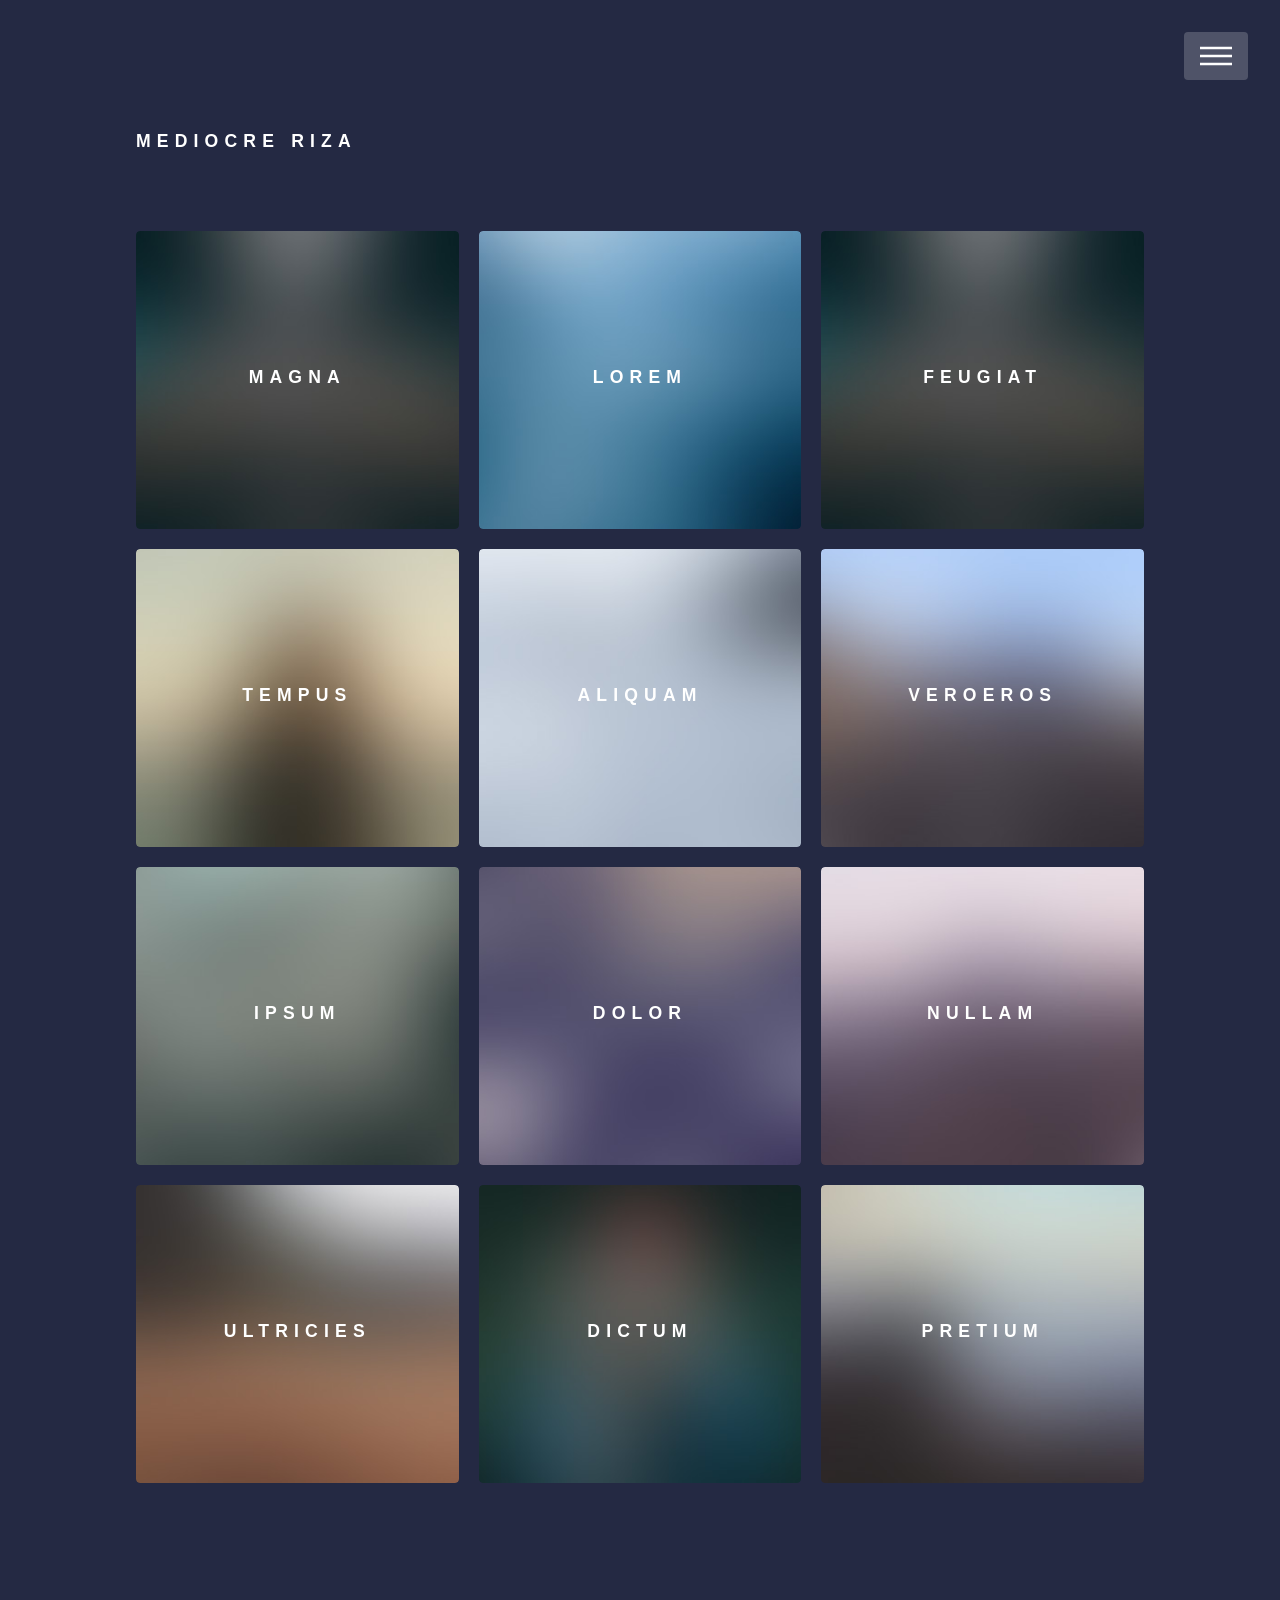
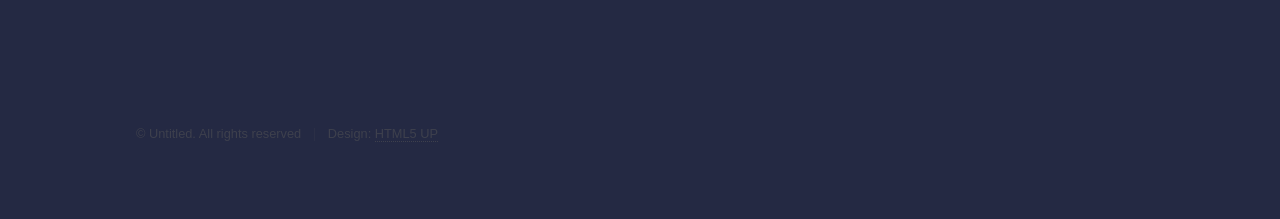
<file: index.html>
<!DOCTYPE HTML>
<!--
	Phantom by HTML5 UP
	html5up.net | @ajlkn
	Free for personal and commercial use under the CCA 3.0 license (html5up.net/license)
-->
<html>
	<head>
		<title>Mediocre Riza</title>
		<meta charset="utf-8" />
		<meta name="viewport" content="width=device-width, initial-scale=1, user-scalable=no" />
		<link rel="stylesheet" href="assets/css/main.css" />
		<noscript><link rel="stylesheet" href="assets/css/noscript.css" /></noscript>
	</head>
	<body class="is-preload">
		<!-- Wrapper -->
			<div id="wrapper">

				<!-- Header -->
					<header id="header">
						<div class="inner">

							<!-- Logo -->
								<a href="index.html" class="logo">
									<!--<span class="symbol"><img src="images/logo.svg" alt="" /></span>-->
									<h2>Mediocre Riza</h2>
								</a>

							<!-- Nav -->
								<nav>
									<ul>
										<li><a href="#menu">Menu</a></li>
									</ul>
								</nav>

						</div>
					</header>

				<!-- Menu -->
					<nav id="menu">
						<h2>Menu</h2>
						<ul>
							<li><a href="index.html">Home</a></li>
							<li><a href="generic.html">Cosplay Photos</a></li>
							<li><a href="generic.html">Tutorials</a></li>
							<li><a href="generic.html">Crafting</a></li>
							<li><a href="elements.html">Elements</a></li>
						</ul>
					</nav>

				<!-- Main -->
					<div id="main">
						<div class="inner">
							<!--<header>
								<h1></h1>
								
							</header>-->
							<section class="tiles">
								
								
								<article class="style1">
									<span class="image">
										<img src="images/pic03.jpg" alt="" />
									</span>
									<a href="generic.html">
										<h2>Magna</h2>
										<div class="content">
											<p>Sed nisl arcu euismod sit amet nisi lorem etiam dolor veroeros et feugiat.</p>
										</div>
									</a>
								</article>
								
								
								
								<article class="style2">
									<span class="image">
										<img src="images/pic02.jpg" alt="" />
									</span>
									<a href="generic.html">
										<h2>Lorem</h2>
										<div class="content">
											<p>Sed nisl arcu euismod sit amet nisi lorem etiam dolor veroeros et feugiat.</p>
										</div>
									</a>
								</article>
								<article class="style3">
									<span class="image">
										<img src="images/pic03.jpg" alt="" />
									</span>
									<a href="generic.html">
										<h2>Feugiat</h2>
										<div class="content">
											<p>Sed nisl arcu euismod sit amet nisi lorem etiam dolor veroeros et feugiat.</p>
										</div>
									</a>
								</article>
								<article class="style4">
									<span class="image">
										<img src="images/pic04.jpg" alt="" />
									</span>
									<a href="generic.html">
										<h2>Tempus</h2>
										<div class="content">
											<p>Sed nisl arcu euismod sit amet nisi lorem etiam dolor veroeros et feugiat.</p>
										</div>
									</a>
								</article>
								<article class="style5">
									<span class="image">
										<img src="images/pic05.jpg" alt="" />
									</span>
									<a href="generic.html">
										<h2>Aliquam</h2>
										<div class="content">
											<p>Sed nisl arcu euismod sit amet nisi lorem etiam dolor veroeros et feugiat.</p>
										</div>
									</a>
								</article>
								<article class="style6">
									<span class="image">
										<img src="images/pic06.jpg" alt="" />
									</span>
									<a href="generic.html">
										<h2>Veroeros</h2>
										<div class="content">
											<p>Sed nisl arcu euismod sit amet nisi lorem etiam dolor veroeros et feugiat.</p>
										</div>
									</a>
								</article>
								<article class="style2">
									<span class="image">
										<img src="images/pic07.jpg" alt="" />
									</span>
									<a href="generic.html">
										<h2>Ipsum</h2>
										<div class="content">
											<p>Sed nisl arcu euismod sit amet nisi lorem etiam dolor veroeros et feugiat.</p>
										</div>
									</a>
								</article>
								<article class="style3">
									<span class="image">
										<img src="images/pic08.jpg" alt="" />
									</span>
									<a href="generic.html">
										<h2>Dolor</h2>
										<div class="content">
											<p>Sed nisl arcu euismod sit amet nisi lorem etiam dolor veroeros et feugiat.</p>
										</div>
									</a>
								</article>
								<article class="style1">
									<span class="image">
										<img src="images/pic09.jpg" alt="" />
									</span>
									<a href="generic.html">
										<h2>Nullam</h2>
										<div class="content">
											<p>Sed nisl arcu euismod sit amet nisi lorem etiam dolor veroeros et feugiat.</p>
										</div>
									</a>
								</article>
								<article class="style5">
									<span class="image">
										<img src="images/pic10.jpg" alt="" />
									</span>
									<a href="generic.html">
										<h2>Ultricies</h2>
										<div class="content">
											<p>Sed nisl arcu euismod sit amet nisi lorem etiam dolor veroeros et feugiat.</p>
										</div>
									</a>
								</article>
								<article class="style6">
									<span class="image">
										<img src="images/pic11.jpg" alt="" />
									</span>
									<a href="generic.html">
										<h2>Dictum</h2>
										<div class="content">
											<p>Sed nisl arcu euismod sit amet nisi lorem etiam dolor veroeros et feugiat.</p>
										</div>
									</a>
								</article>
								<article class="style4">
									<span class="image">
										<img src="images/pic12.jpg" alt="" />
									</span>
									<a href="generic.html">
										<h2>Pretium</h2>
										<div class="content">
											<p>Sed nisl arcu euismod sit amet nisi lorem etiam dolor veroeros et feugiat.</p>
										</div>
									</a>
								</article>
							</section>
						</div>
					</div>

				<!-- Footer -->
					<footer id="footer">
						<div class="inner">
							
							<!--
							<section>
								<h2>Get in touch</h2>
								<form method="post" action="#">
									<div class="fields">
										<div class="field half">
											<input type="text" name="name" id="name" placeholder="Name" />
										</div>
										<div class="field half">
											<input type="email" name="email" id="email" placeholder="Email" />
										</div>
										<div class="field">
											<textarea name="message" id="message" placeholder="Message"></textarea>
										</div>
									</div>
									<ul class="actions">
										<li><input type="submit" value="Send" class="primary" /></li>
									</ul>
								</form>
							</section>
						
							<section>
								<h2>Follow</h2>
								<ul class="icons">
									<li><a href="#" class="icon brands style2 fa-twitter"><span class="label">Twitter</span></a></li>
									<li><a href="#" class="icon brands style2 fa-facebook-f"><span class="label">Facebook</span></a></li>
									<li><a href="#" class="icon brands style2 fa-instagram"><span class="label">Instagram</span></a></li>
									<li><a href="#" class="icon brands style2 fa-dribbble"><span class="label">Dribbble</span></a></li>
									<li><a href="#" class="icon brands style2 fa-github"><span class="label">GitHub</span></a></li>
									<li><a href="#" class="icon brands style2 fa-500px"><span class="label">500px</span></a></li>
									<li><a href="#" class="icon solid style2 fa-phone"><span class="label">Phone</span></a></li>
									<li><a href="#" class="icon solid style2 fa-envelope"><span class="label">Email</span></a></li>
								</ul>
							</section>

							-->
							<ul class="copyright">
								<li>&copy; Untitled. All rights reserved</li><li>Design: <a href="http://html5up.net">HTML5 UP</a></li>
							</ul>
						</div>
					</footer>

			</div>

		<!-- Scripts -->
			<script src="assets/js/jquery.min.js"></script>
			<script src="assets/js/browser.min.js"></script>
			<script src="assets/js/breakpoints.min.js"></script>
			<script src="assets/js/util.js"></script>
			<script src="assets/js/main.js"></script>

	</body>
</html>
</file>
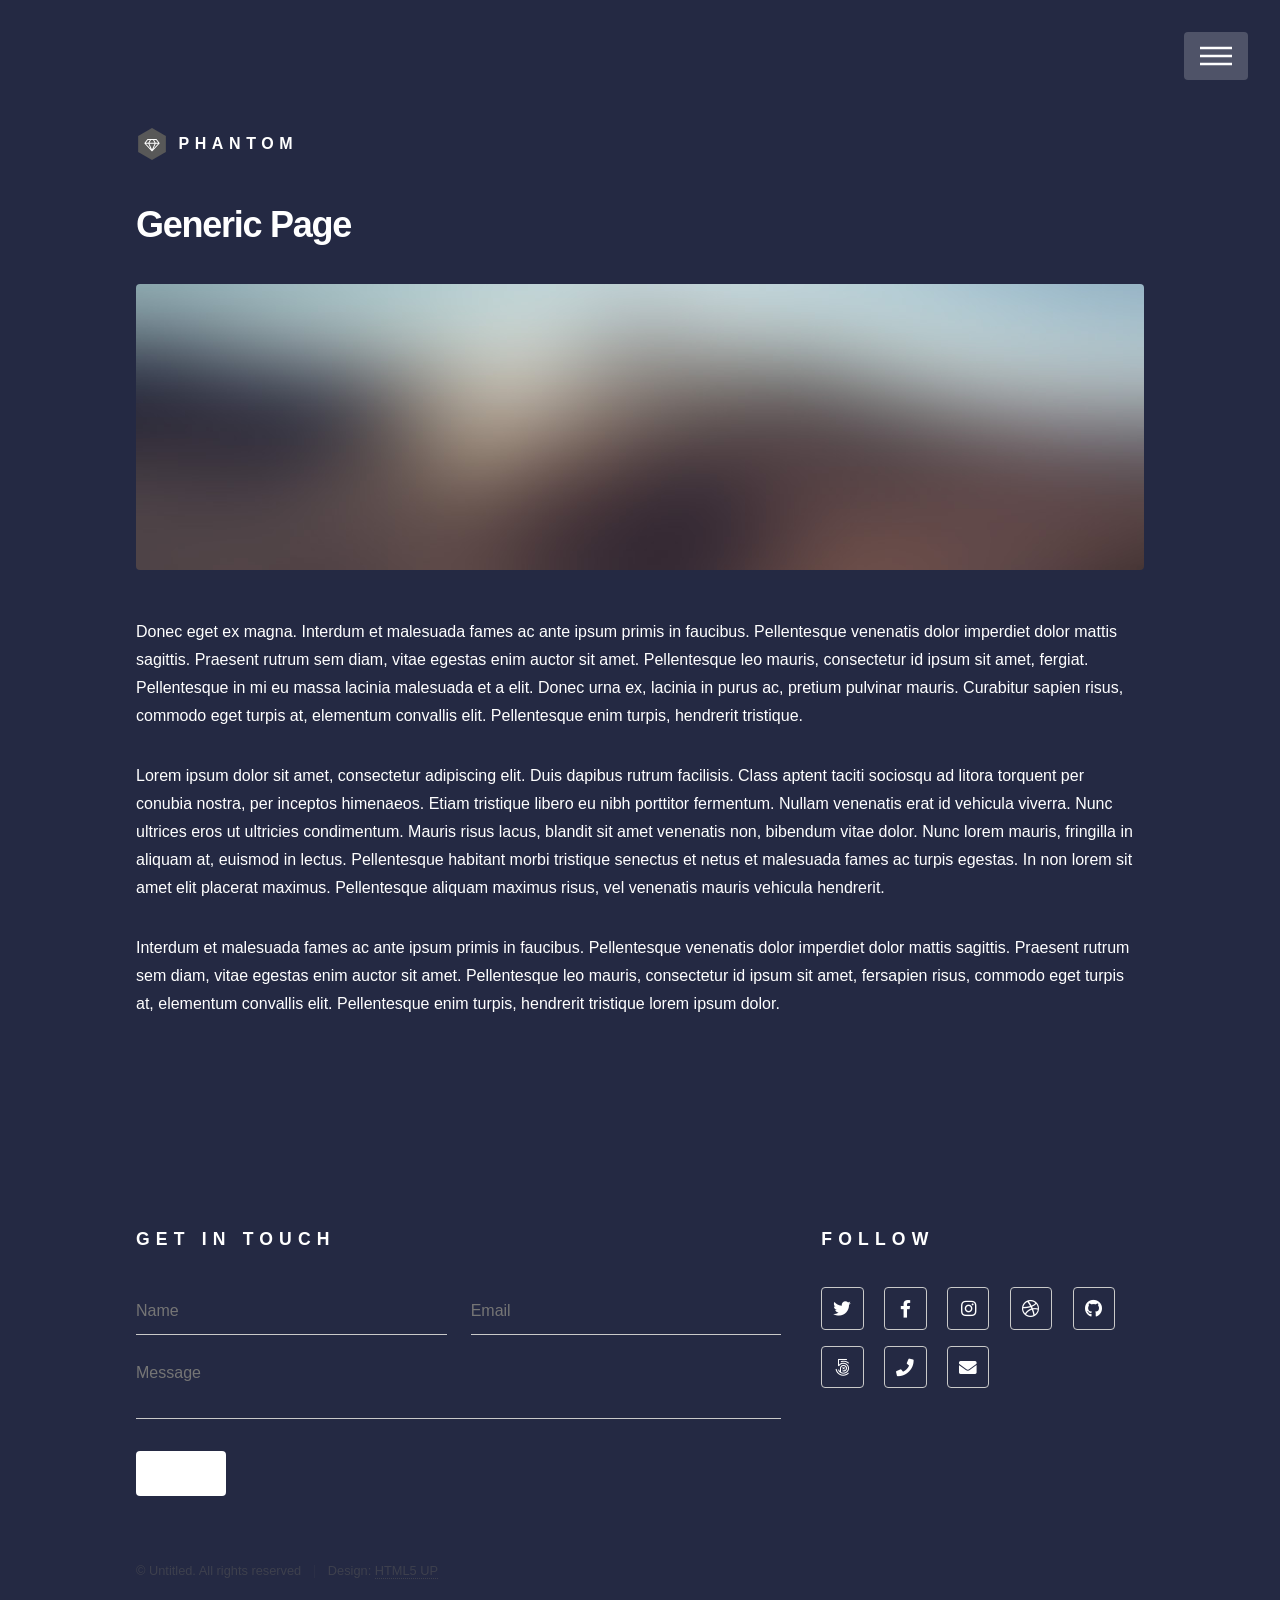
<file: generic.html>
<!DOCTYPE HTML>
<!--
	Phantom by HTML5 UP
	html5up.net | @ajlkn
	Free for personal and commercial use under the CCA 3.0 license (html5up.net/license)
-->
<html>
	<head>
		<title>Generic - Phantom by HTML5 UP</title>
		<meta charset="utf-8" />
		<meta name="viewport" content="width=device-width, initial-scale=1, user-scalable=no" />
		<link rel="stylesheet" href="assets/css/main.css" />
		<noscript><link rel="stylesheet" href="assets/css/noscript.css" /></noscript>
	</head>
	<body class="is-preload">
		<!-- Wrapper -->
			<div id="wrapper">

				<!-- Header -->
					<header id="header">
						<div class="inner">

							<!-- Logo -->
								<a href="index.html" class="logo">
									<span class="symbol"><img src="images/logo.svg" alt="" /></span><span class="title">Phantom</span>
								</a>

							<!-- Nav -->
								<nav>
									<ul>
										<li><a href="#menu">Menu</a></li>
									</ul>
								</nav>

						</div>
					</header>

				<!-- Menu -->
					<nav id="menu">
						<h2>Menu</h2>
						<ul>
							<li><a href="index.html">Home</a></li>
							<li><a href="generic.html">Ipsum veroeros</a></li>
							<li><a href="generic.html">Tempus etiam</a></li>
							<li><a href="generic.html">Consequat dolor</a></li>
							<li><a href="elements.html">Elements</a></li>
						</ul>
					</nav>

				<!-- Main -->
					<div id="main">
						<div class="inner">
							<h1>Generic Page</h1>
							<span class="image main"><img src="images/pic13.jpg" alt="" /></span>
							<p>Donec eget ex magna. Interdum et malesuada fames ac ante ipsum primis in faucibus. Pellentesque venenatis dolor imperdiet dolor mattis sagittis. Praesent rutrum sem diam, vitae egestas enim auctor sit amet. Pellentesque leo mauris, consectetur id ipsum sit amet, fergiat. Pellentesque in mi eu massa lacinia malesuada et a elit. Donec urna ex, lacinia in purus ac, pretium pulvinar mauris. Curabitur sapien risus, commodo eget turpis at, elementum convallis elit. Pellentesque enim turpis, hendrerit tristique.</p>
							<p>Lorem ipsum dolor sit amet, consectetur adipiscing elit. Duis dapibus rutrum facilisis. Class aptent taciti sociosqu ad litora torquent per conubia nostra, per inceptos himenaeos. Etiam tristique libero eu nibh porttitor fermentum. Nullam venenatis erat id vehicula viverra. Nunc ultrices eros ut ultricies condimentum. Mauris risus lacus, blandit sit amet venenatis non, bibendum vitae dolor. Nunc lorem mauris, fringilla in aliquam at, euismod in lectus. Pellentesque habitant morbi tristique senectus et netus et malesuada fames ac turpis egestas. In non lorem sit amet elit placerat maximus. Pellentesque aliquam maximus risus, vel venenatis mauris vehicula hendrerit.</p>
							<p>Interdum et malesuada fames ac ante ipsum primis in faucibus. Pellentesque venenatis dolor imperdiet dolor mattis sagittis. Praesent rutrum sem diam, vitae egestas enim auctor sit amet. Pellentesque leo mauris, consectetur id ipsum sit amet, fersapien risus, commodo eget turpis at, elementum convallis elit. Pellentesque enim turpis, hendrerit tristique lorem ipsum dolor.</p>
						</div>
					</div>

				<!-- Footer -->
					<footer id="footer">
						<div class="inner">
							<section>
								<h2>Get in touch</h2>
								<form method="post" action="#">
									<div class="fields">
										<div class="field half">
											<input type="text" name="name" id="name" placeholder="Name" />
										</div>
										<div class="field half">
											<input type="email" name="email" id="email" placeholder="Email" />
										</div>
										<div class="field">
											<textarea name="message" id="message" placeholder="Message"></textarea>
										</div>
									</div>
									<ul class="actions">
										<li><input type="submit" value="Send" class="primary" /></li>
									</ul>
								</form>
							</section>
							<section>
								<h2>Follow</h2>
								<ul class="icons">
									<li><a href="#" class="icon brands style2 fa-twitter"><span class="label">Twitter</span></a></li>
									<li><a href="#" class="icon brands style2 fa-facebook-f"><span class="label">Facebook</span></a></li>
									<li><a href="#" class="icon brands style2 fa-instagram"><span class="label">Instagram</span></a></li>
									<li><a href="#" class="icon brands style2 fa-dribbble"><span class="label">Dribbble</span></a></li>
									<li><a href="#" class="icon brands style2 fa-github"><span class="label">GitHub</span></a></li>
									<li><a href="#" class="icon brands style2 fa-500px"><span class="label">500px</span></a></li>
									<li><a href="#" class="icon solid style2 fa-phone"><span class="label">Phone</span></a></li>
									<li><a href="#" class="icon solid style2 fa-envelope"><span class="label">Email</span></a></li>
								</ul>
							</section>
							<ul class="copyright">
								<li>&copy; Untitled. All rights reserved</li><li>Design: <a href="http://html5up.net">HTML5 UP</a></li>
							</ul>
						</div>
					</footer>

			</div>

		<!-- Scripts -->
			<script src="assets/js/jquery.min.js"></script>
			<script src="assets/js/browser.min.js"></script>
			<script src="assets/js/breakpoints.min.js"></script>
			<script src="assets/js/util.js"></script>
			<script src="assets/js/main.js"></script>

	</body>
</html>
</file>
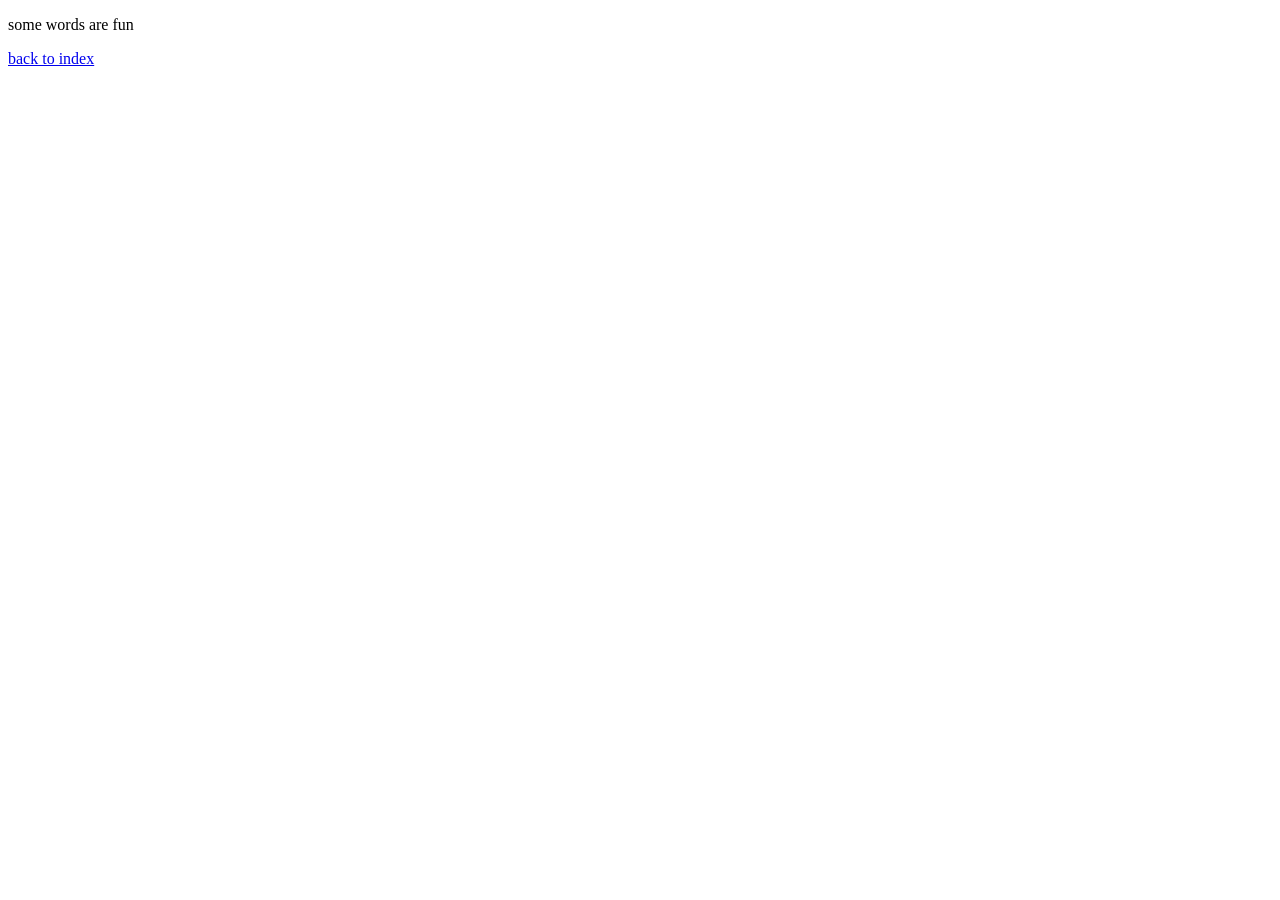
<file: new.html>
<!DOCTYPE html>
<html lang="en">
<head>
    <meta charset="UTF-8">
    <meta name="viewport" content="width=device-width, initial-scale=1.0">
    <title>Link</title>
</head>
<body>
    <p>some words are fun</p>
    <a href="index.html">back to index</a>
</body>
</html>
</file>
<file: assets/css/noscript.css>
/*
	Phantom by HTML5 UP
	html5up.net | @ajlkn
	Free for personal and commercial use under the CCA 3.0 license (html5up.net/license)
*/

/* Tiles */

	body.is-preload .tiles article {
		-moz-transform: none;
		-webkit-transform: none;
		-ms-transform: none;
		transform: none;
		opacity: 1;
	}
</file>
<file: assets/css/main.css>
@import url(fontawesome-all.min.css);
@import url("https://fonts.googleapis.com/css?family=Source+Sans+Pro:300,700,900");

/*
	Phantom by HTML5 UP
	html5up.net | @ajlkn
	Free for personal and commercial use under the CCA 3.0 license (html5up.net/license)
*/

html, body, div, span, applet, object,
iframe, h1, h2, h3, h4, h5, h6, p, blockquote,
pre, a, abbr, acronym, address, big, cite,
code, del, dfn, em, img, ins, kbd, q, s, samp,
small, strike, strong, sub, sup, tt, var, b,
u, i, center, dl, dt, dd, ol, ul, li, fieldset,
form, label, legend, table, caption, tbody,
tfoot, thead, tr, th, td, article, aside,
canvas, details, embed, figure, figcaption,
footer, header, hgroup, menu, nav, output, ruby,
section, summary, time, mark, audio, video {
	margin: 0;
	padding: 0;
	border: 0;
	font-size: 100%;
	font: inherit;
	vertical-align: baseline;}

article, aside, details, figcaption, figure,
footer, header, hgroup, menu, nav, section {
	display: block;}

body {
	line-height: 1;
}

ol, ul {
	list-style: none;
}

blockquote, q {
	quotes: none;
}

	blockquote:before, blockquote:after, q:before, q:after {
		content: '';
		content: none;
	}

table {
	border-collapse: collapse;
	border-spacing: 0;
}

body {
	-webkit-text-size-adjust: none;
}

mark {
	background-color: transparent;
	color: inherit;
}

input::-moz-focus-inner {
	border: 0;
	padding: 0;
}

input, select, textarea {
	-moz-appearance: none;
	-webkit-appearance: none;
	-ms-appearance: none;
	appearance: none;
}

/* Basic */

	@-ms-viewport {
		width: device-width;
	}

	body {
		-ms-overflow-style: scrollbar;
	}

	@media screen and (max-width: 480px) {

		html, body {
			min-width: 320px;
		}

	}

	html {
		box-sizing: border-box;
	}

	*, *:before, *:after {
		box-sizing: inherit;
	}

	body {
		background: #242943;
	}

		body.is-preload *, body.is-preload *:before, body.is-preload *:after {
			-moz-animation: none !important;
			-webkit-animation: none !important;
			-ms-animation: none !important;
			animation: none !important;
			-moz-transition: none !important;
			-webkit-transition: none !important;
			-ms-transition: none !important;
			transition: none !important;
		}

/* Type */

	body, input, select, textarea {
		color: #ffffff;
		font-family:  Helvetica, sans-serif;
		font-size: 16pt;
		font-weight: 300;
		line-height: 1.75;
	}

		@media screen and (max-width: 1680px) {

			body, input, select, textarea {
				font-size: 14pt;
			}

		}

		@media screen and (max-width: 1280px) {

			body, input, select, textarea {
				font-size: 12pt;
			}

		}

	a {
		-moz-transition: border-bottom-color 0.2s ease, color 0.2s ease;
		-webkit-transition: border-bottom-color 0.2s ease, color 0.2s ease;
		-ms-transition: border-bottom-color 0.2s ease, color 0.2s ease;
		transition: border-bottom-color 0.2s ease, color 0.2s ease;
		text-decoration: none;
		color: #ffffff;
		border-bottom: dotted 1px rgba(88, 88, 88, 0.5);
	}

		a:hover {
			border-bottom-color: transparent;
			color: #7bd0c1 !important;
		}

	strong, b {
		font-weight: 900;
	}

	em, i {
		font-style: italic;
	}

	p {
		margin: 0 0 2em 0;
	}

	h1 {
		font-size: 2.25em;
		font-weight: 700;
		line-height: 1.3;
		margin: 0 0 1em 0;
		letter-spacing: -0.035em;
	}

		h1 a {
			color: inherit;
		}

		@media screen and (max-width: 736px) {

			h1 {
				font-size: 2em;
				margin: 0 0 1em 0;
			}

		}

		@media screen and (max-width: 360px) {

			h1 {
				font-size: 1.75em;
			}

		}

	h2, h3, h4, h5, h6 {
		font-weight: 900;
		line-height: 1.5;
		margin: 0 0 2em 0;
		text-transform: uppercase;
		letter-spacing: 0.35em;
	}

		h2 a, h3 a, h4 a, h5 a, h6 a {
			color: inherit;
		}

	h2 {
		font-size: 1.1em;
	}

	h3 {
		font-size: 1em;
	}

	h4 {
		font-size: 0.8em;
	}

	h5 {
		font-size: 0.8em;
	}

	h6 {
		font-size: 0.8em;
	}

	@media screen and (max-width: 980px) {

		h1 br, h2 br, h3 br, h4 br, h5 br, h6 br {
			display: none;
		}

	}

	@media screen and (max-width: 736px) {

		h2 {
			font-size: 1em;
		}

		h3 {
			font-size: 0.8em;
		}

	}

	sub {
		font-size: 0.8em;
		position: relative;
		top: 0.5em;
	}

	sup {
		font-size: 0.8em;
		position: relative;
		top: -0.5em;
	}

	blockquote {
		border-left: solid 4px #c9c9c9;
		font-style: italic;
		margin: 0 0 2em 0;
		padding: 0.5em 0 0.5em 2em;
	}

	code {
		background: rgba(144, 144, 144, 0.075);
		border-radius: 4px;
		border: solid 1px #c9c9c9;
		font-family: "Courier New", monospace;
		font-size: 0.9em;
		margin: 0 0.25em;
		padding: 0.25em 0.65em;
	}

	pre {
		-webkit-overflow-scrolling: touch;
		font-family: "Courier New", monospace;
		font-size: 0.9em;
		margin: 0 0 2em 0;
	}

		pre code {
			display: block;
			line-height: 1.75;
			padding: 1em 1.5em;
			overflow-x: auto;
		}

	hr {
		border: 0;
		border-bottom: solid 1px #c9c9c9;
		margin: 2em 0;
	}

		hr.major {
			margin: 3em 0;
		}

	.align-left {
		text-align: left;
	}

	.align-center {
		text-align: center;
	}

	.align-right {
		text-align: right;
	}

/* Row */

	.row {
		display: flex;
		flex-wrap: wrap;
		box-sizing: border-box;
		align-items: stretch;
	}

		.row > * {
			box-sizing: border-box;
		}

		.row.gtr-uniform > * > :last-child {
			margin-bottom: 0;
		}

		.row.aln-left {
			justify-content: flex-start;
		}

		.row.aln-center {
			justify-content: center;
		}

		.row.aln-right {
			justify-content: flex-end;
		}

		.row.aln-top {
			align-items: flex-start;
		}

		.row.aln-middle {
			align-items: center;
		}

		.row.aln-bottom {
			align-items: flex-end;
		}

		.row > .imp {
			order: -1;
		}

		.row > .col-1 {
			width: 8.33333%;
		}

		.row > .off-1 {
			margin-left: 8.33333%;
		}

		.row > .col-2 {
			width: 16.66667%;
		}

		.row > .off-2 {
			margin-left: 16.66667%;
		}

		.row > .col-3 {
			width: 25%;
		}

		.row > .off-3 {
			margin-left: 25%;
		}

		.row > .col-4 {
			width: 33.33333%;
		}

		.row > .off-4 {
			margin-left: 33.33333%;
		}

		.row > .col-5 {
			width: 41.66667%;
		}

		.row > .off-5 {
			margin-left: 41.66667%;
		}

		.row > .col-6 {
			width: 50%;
		}

		.row > .off-6 {
			margin-left: 50%;
		}

		.row > .col-7 {
			width: 58.33333%;
		}

		.row > .off-7 {
			margin-left: 58.33333%;
		}

		.row > .col-8 {
			width: 66.66667%;
		}

		.row > .off-8 {
			margin-left: 66.66667%;
		}

		.row > .col-9 {
			width: 75%;
		}

		.row > .off-9 {
			margin-left: 75%;
		}

		.row > .col-10 {
			width: 83.33333%;
		}

		.row > .off-10 {
			margin-left: 83.33333%;
		}

		.row > .col-11 {
			width: 91.66667%;
		}

		.row > .off-11 {
			margin-left: 91.66667%;
		}

		.row > .col-12 {
			width: 100%;
		}

		.row > .off-12 {
			margin-left: 100%;
		}

		.row.gtr-0 {
			margin-top: 0;
			margin-left: 0em;
		}

			.row.gtr-0 > * {
				padding: 0 0 0 0em;
			}

			.row.gtr-0.gtr-uniform {
				margin-top: 0em;
			}

				.row.gtr-0.gtr-uniform > * {
					padding-top: 0em;
				}

		.row.gtr-25 {
			margin-top: 0;
			margin-left: -0.5em;
		}

			.row.gtr-25 > * {
				padding: 0 0 0 0.5em;
			}

			.row.gtr-25.gtr-uniform {
				margin-top: -0.5em;
			}

				.row.gtr-25.gtr-uniform > * {
					padding-top: 0.5em;
				}

		.row.gtr-50 {
			margin-top: 0;
			margin-left: -1em;
		}

			.row.gtr-50 > * {
				padding: 0 0 0 1em;
			}

			.row.gtr-50.gtr-uniform {
				margin-top: -1em;
			}

				.row.gtr-50.gtr-uniform > * {
					padding-top: 1em;
				}

		.row {
			margin-top: 0;
			margin-left: -2em;
		}

			.row > * {
				padding: 0 0 0 2em;
			}

			.row.gtr-uniform {
				margin-top: -2em;
			}

				.row.gtr-uniform > * {
					padding-top: 2em;
				}

		.row.gtr-150 {
			margin-top: 0;
			margin-left: -3em;
		}

			.row.gtr-150 > * {
				padding: 0 0 0 3em;
			}

			.row.gtr-150.gtr-uniform {
				margin-top: -3em;
			}

				.row.gtr-150.gtr-uniform > * {
					padding-top: 3em;
				}

		.row.gtr-200 {
			margin-top: 0;
			margin-left: -4em;
		}

			.row.gtr-200 > * {
				padding: 0 0 0 4em;
			}

			.row.gtr-200.gtr-uniform {
				margin-top: -4em;
			}

				.row.gtr-200.gtr-uniform > * {
					padding-top: 4em;
				}

		@media screen and (max-width: 1680px) {

			.row {
				display: flex;
				flex-wrap: wrap;
				box-sizing: border-box;
				align-items: stretch;
			}

				.row > * {
					box-sizing: border-box;
				}

				.row.gtr-uniform > * > :last-child {
					margin-bottom: 0;
				}

				.row.aln-left {
					justify-content: flex-start;
				}

				.row.aln-center {
					justify-content: center;
				}

				.row.aln-right {
					justify-content: flex-end;
				}

				.row.aln-top {
					align-items: flex-start;
				}

				.row.aln-middle {
					align-items: center;
				}

				.row.aln-bottom {
					align-items: flex-end;
				}

				.row > .imp-xlarge {
					order: -1;
				}

				.row > .col-1-xlarge {
					width: 8.33333%;
				}

				.row > .off-1-xlarge {
					margin-left: 8.33333%;
				}

				.row > .col-2-xlarge {
					width: 16.66667%;
				}

				.row > .off-2-xlarge {
					margin-left: 16.66667%;
				}

				.row > .col-3-xlarge {
					width: 25%;
				}

				.row > .off-3-xlarge {
					margin-left: 25%;
				}

				.row > .col-4-xlarge {
					width: 33.33333%;
				}

				.row > .off-4-xlarge {
					margin-left: 33.33333%;
				}

				.row > .col-5-xlarge {
					width: 41.66667%;
				}

				.row > .off-5-xlarge {
					margin-left: 41.66667%;
				}

				.row > .col-6-xlarge {
					width: 50%;
				}

				.row > .off-6-xlarge {
					margin-left: 50%;
				}

				.row > .col-7-xlarge {
					width: 58.33333%;
				}

				.row > .off-7-xlarge {
					margin-left: 58.33333%;
				}

				.row > .col-8-xlarge {
					width: 66.66667%;
				}

				.row > .off-8-xlarge {
					margin-left: 66.66667%;
				}

				.row > .col-9-xlarge {
					width: 75%;
				}

				.row > .off-9-xlarge {
					margin-left: 75%;
				}

				.row > .col-10-xlarge {
					width: 83.33333%;
				}

				.row > .off-10-xlarge {
					margin-left: 83.33333%;
				}

				.row > .col-11-xlarge {
					width: 91.66667%;
				}

				.row > .off-11-xlarge {
					margin-left: 91.66667%;
				}

				.row > .col-12-xlarge {
					width: 100%;
				}

				.row > .off-12-xlarge {
					margin-left: 100%;
				}

				.row.gtr-0 {
					margin-top: 0;
					margin-left: 0em;
				}

					.row.gtr-0 > * {
						padding: 0 0 0 0em;
					}

					.row.gtr-0.gtr-uniform {
						margin-top: 0em;
					}

						.row.gtr-0.gtr-uniform > * {
							padding-top: 0em;
						}

				.row.gtr-25 {
					margin-top: 0;
					margin-left: -0.5em;
				}

					.row.gtr-25 > * {
						padding: 0 0 0 0.5em;
					}

					.row.gtr-25.gtr-uniform {
						margin-top: -0.5em;
					}

						.row.gtr-25.gtr-uniform > * {
							padding-top: 0.5em;
						}

				.row.gtr-50 {
					margin-top: 0;
					margin-left: -1em;
				}

					.row.gtr-50 > * {
						padding: 0 0 0 1em;
					}

					.row.gtr-50.gtr-uniform {
						margin-top: -1em;
					}

						.row.gtr-50.gtr-uniform > * {
							padding-top: 1em;
						}

				.row {
					margin-top: 0;
					margin-left: -2em;
				}

					.row > * {
						padding: 0 0 0 2em;
					}

					.row.gtr-uniform {
						margin-top: -2em;
					}

						.row.gtr-uniform > * {
							padding-top: 2em;
						}

				.row.gtr-150 {
					margin-top: 0;
					margin-left: -3em;
				}

					.row.gtr-150 > * {
						padding: 0 0 0 3em;
					}

					.row.gtr-150.gtr-uniform {
						margin-top: -3em;
					}

						.row.gtr-150.gtr-uniform > * {
							padding-top: 3em;
						}

				.row.gtr-200 {
					margin-top: 0;
					margin-left: -4em;
				}

					.row.gtr-200 > * {
						padding: 0 0 0 4em;
					}

					.row.gtr-200.gtr-uniform {
						margin-top: -4em;
					}

						.row.gtr-200.gtr-uniform > * {
							padding-top: 4em;
						}

		}

		@media screen and (max-width: 1280px) {

			.row {
				display: flex;
				flex-wrap: wrap;
				box-sizing: border-box;
				align-items: stretch;
			}

				.row > * {
					box-sizing: border-box;
				}

				.row.gtr-uniform > * > :last-child {
					margin-bottom: 0;
				}

				.row.aln-left {
					justify-content: flex-start;
				}

				.row.aln-center {
					justify-content: center;
				}

				.row.aln-right {
					justify-content: flex-end;
				}

				.row.aln-top {
					align-items: flex-start;
				}

				.row.aln-middle {
					align-items: center;
				}

				.row.aln-bottom {
					align-items: flex-end;
				}

				.row > .imp-large {
					order: -1;
				}

				.row > .col-1-large {
					width: 8.33333%;
				}

				.row > .off-1-large {
					margin-left: 8.33333%;
				}

				.row > .col-2-large {
					width: 16.66667%;
				}

				.row > .off-2-large {
					margin-left: 16.66667%;
				}

				.row > .col-3-large {
					width: 25%;
				}

				.row > .off-3-large {
					margin-left: 25%;
				}

				.row > .col-4-large {
					width: 33.33333%;
				}

				.row > .off-4-large {
					margin-left: 33.33333%;
				}

				.row > .col-5-large {
					width: 41.66667%;
				}

				.row > .off-5-large {
					margin-left: 41.66667%;
				}

				.row > .col-6-large {
					width: 50%;
				}

				.row > .off-6-large {
					margin-left: 50%;
				}

				.row > .col-7-large {
					width: 58.33333%;
				}

				.row > .off-7-large {
					margin-left: 58.33333%;
				}

				.row > .col-8-large {
					width: 66.66667%;
				}

				.row > .off-8-large {
					margin-left: 66.66667%;
				}

				.row > .col-9-large {
					width: 75%;
				}

				.row > .off-9-large {
					margin-left: 75%;
				}

				.row > .col-10-large {
					width: 83.33333%;
				}

				.row > .off-10-large {
					margin-left: 83.33333%;
				}

				.row > .col-11-large {
					width: 91.66667%;
				}

				.row > .off-11-large {
					margin-left: 91.66667%;
				}

				.row > .col-12-large {
					width: 100%;
				}

				.row > .off-12-large {
					margin-left: 100%;
				}

				.row.gtr-0 {
					margin-top: 0;
					margin-left: 0em;
				}

					.row.gtr-0 > * {
						padding: 0 0 0 0em;
					}

					.row.gtr-0.gtr-uniform {
						margin-top: 0em;
					}

						.row.gtr-0.gtr-uniform > * {
							padding-top: 0em;
						}

				.row.gtr-25 {
					margin-top: 0;
					margin-left: -0.5em;
				}

					.row.gtr-25 > * {
						padding: 0 0 0 0.5em;
					}

					.row.gtr-25.gtr-uniform {
						margin-top: -0.5em;
					}

						.row.gtr-25.gtr-uniform > * {
							padding-top: 0.5em;
						}

				.row.gtr-50 {
					margin-top: 0;
					margin-left: -1em;
				}

					.row.gtr-50 > * {
						padding: 0 0 0 1em;
					}

					.row.gtr-50.gtr-uniform {
						margin-top: -1em;
					}

						.row.gtr-50.gtr-uniform > * {
							padding-top: 1em;
						}

				.row {
					margin-top: 0;
					margin-left: -2em;
				}

					.row > * {
						padding: 0 0 0 2em;
					}

					.row.gtr-uniform {
						margin-top: -2em;
					}

						.row.gtr-uniform > * {
							padding-top: 2em;
						}

				.row.gtr-150 {
					margin-top: 0;
					margin-left: -3em;
				}

					.row.gtr-150 > * {
						padding: 0 0 0 3em;
					}

					.row.gtr-150.gtr-uniform {
						margin-top: -3em;
					}

						.row.gtr-150.gtr-uniform > * {
							padding-top: 3em;
						}

				.row.gtr-200 {
					margin-top: 0;
					margin-left: -4em;
				}

					.row.gtr-200 > * {
						padding: 0 0 0 4em;
					}

					.row.gtr-200.gtr-uniform {
						margin-top: -4em;
					}

						.row.gtr-200.gtr-uniform > * {
							padding-top: 4em;
						}

		}

		@media screen and (max-width: 980px) {

			.row {
				display: flex;
				flex-wrap: wrap;
				box-sizing: border-box;
				align-items: stretch;
			}

				.row > * {
					box-sizing: border-box;
				}

				.row.gtr-uniform > * > :last-child {
					margin-bottom: 0;
				}

				.row.aln-left {
					justify-content: flex-start;
				}

				.row.aln-center {
					justify-content: center;
				}

				.row.aln-right {
					justify-content: flex-end;
				}

				.row.aln-top {
					align-items: flex-start;
				}

				.row.aln-middle {
					align-items: center;
				}

				.row.aln-bottom {
					align-items: flex-end;
				}

				.row > .imp-medium {
					order: -1;
				}

				.row > .col-1-medium {
					width: 8.33333%;
				}

				.row > .off-1-medium {
					margin-left: 8.33333%;
				}

				.row > .col-2-medium {
					width: 16.66667%;
				}

				.row > .off-2-medium {
					margin-left: 16.66667%;
				}

				.row > .col-3-medium {
					width: 25%;
				}

				.row > .off-3-medium {
					margin-left: 25%;
				}

				.row > .col-4-medium {
					width: 33.33333%;
				}

				.row > .off-4-medium {
					margin-left: 33.33333%;
				}

				.row > .col-5-medium {
					width: 41.66667%;
				}

				.row > .off-5-medium {
					margin-left: 41.66667%;
				}

				.row > .col-6-medium {
					width: 50%;
				}

				.row > .off-6-medium {
					margin-left: 50%;
				}

				.row > .col-7-medium {
					width: 58.33333%;
				}

				.row > .off-7-medium {
					margin-left: 58.33333%;
				}

				.row > .col-8-medium {
					width: 66.66667%;
				}

				.row > .off-8-medium {
					margin-left: 66.66667%;
				}

				.row > .col-9-medium {
					width: 75%;
				}

				.row > .off-9-medium {
					margin-left: 75%;
				}

				.row > .col-10-medium {
					width: 83.33333%;
				}

				.row > .off-10-medium {
					margin-left: 83.33333%;
				}

				.row > .col-11-medium {
					width: 91.66667%;
				}

				.row > .off-11-medium {
					margin-left: 91.66667%;
				}

				.row > .col-12-medium {
					width: 100%;
				}

				.row > .off-12-medium {
					margin-left: 100%;
				}

				.row.gtr-0 {
					margin-top: 0;
					margin-left: 0em;
				}

					.row.gtr-0 > * {
						padding: 0 0 0 0em;
					}

					.row.gtr-0.gtr-uniform {
						margin-top: 0em;
					}

						.row.gtr-0.gtr-uniform > * {
							padding-top: 0em;
						}

				.row.gtr-25 {
					margin-top: 0;
					margin-left: -0.375em;
				}

					.row.gtr-25 > * {
						padding: 0 0 0 0.375em;
					}

					.row.gtr-25.gtr-uniform {
						margin-top: -0.375em;
					}

						.row.gtr-25.gtr-uniform > * {
							padding-top: 0.375em;
						}

				.row.gtr-50 {
					margin-top: 0;
					margin-left: -0.75em;
				}

					.row.gtr-50 > * {
						padding: 0 0 0 0.75em;
					}

					.row.gtr-50.gtr-uniform {
						margin-top: -0.75em;
					}

						.row.gtr-50.gtr-uniform > * {
							padding-top: 0.75em;
						}

				.row {
					margin-top: 0;
					margin-left: -1.5em;
				}

					.row > * {
						padding: 0 0 0 1.5em;
					}

					.row.gtr-uniform {
						margin-top: -1.5em;
					}

						.row.gtr-uniform > * {
							padding-top: 1.5em;
						}

				.row.gtr-150 {
					margin-top: 0;
					margin-left: -2.25em;
				}

					.row.gtr-150 > * {
						padding: 0 0 0 2.25em;
					}

					.row.gtr-150.gtr-uniform {
						margin-top: -2.25em;
					}

						.row.gtr-150.gtr-uniform > * {
							padding-top: 2.25em;
						}

				.row.gtr-200 {
					margin-top: 0;
					margin-left: -3em;
				}

					.row.gtr-200 > * {
						padding: 0 0 0 3em;
					}

					.row.gtr-200.gtr-uniform {
						margin-top: -3em;
					}

						.row.gtr-200.gtr-uniform > * {
							padding-top: 3em;
						}

		}

		@media screen and (max-width: 736px) {

			.row {
				display: flex;
				flex-wrap: wrap;
				box-sizing: border-box;
				align-items: stretch;
			}

				.row > * {
					box-sizing: border-box;
				}

				.row.gtr-uniform > * > :last-child {
					margin-bottom: 0;
				}

				.row.aln-left {
					justify-content: flex-start;
				}

				.row.aln-center {
					justify-content: center;
				}

				.row.aln-right {
					justify-content: flex-end;
				}

				.row.aln-top {
					align-items: flex-start;
				}

				.row.aln-middle {
					align-items: center;
				}

				.row.aln-bottom {
					align-items: flex-end;
				}

				.row > .imp-small {
					order: -1;
				}

				.row > .col-1-small {
					width: 8.33333%;
				}

				.row > .off-1-small {
					margin-left: 8.33333%;
				}

				.row > .col-2-small {
					width: 16.66667%;
				}

				.row > .off-2-small {
					margin-left: 16.66667%;
				}

				.row > .col-3-small {
					width: 25%;
				}

				.row > .off-3-small {
					margin-left: 25%;
				}

				.row > .col-4-small {
					width: 33.33333%;
				}

				.row > .off-4-small {
					margin-left: 33.33333%;
				}

				.row > .col-5-small {
					width: 41.66667%;
				}

				.row > .off-5-small {
					margin-left: 41.66667%;
				}

				.row > .col-6-small {
					width: 50%;
				}

				.row > .off-6-small {
					margin-left: 50%;
				}

				.row > .col-7-small {
					width: 58.33333%;
				}

				.row > .off-7-small {
					margin-left: 58.33333%;
				}

				.row > .col-8-small {
					width: 66.66667%;
				}

				.row > .off-8-small {
					margin-left: 66.66667%;
				}

				.row > .col-9-small {
					width: 75%;
				}

				.row > .off-9-small {
					margin-left: 75%;
				}

				.row > .col-10-small {
					width: 83.33333%;
				}

				.row > .off-10-small {
					margin-left: 83.33333%;
				}

				.row > .col-11-small {
					width: 91.66667%;
				}

				.row > .off-11-small {
					margin-left: 91.66667%;
				}

				.row > .col-12-small {
					width: 100%;
				}

				.row > .off-12-small {
					margin-left: 100%;
				}

				.row.gtr-0 {
					margin-top: 0;
					margin-left: 0em;
				}

					.row.gtr-0 > * {
						padding: 0 0 0 0em;
					}

					.row.gtr-0.gtr-uniform {
						margin-top: 0em;
					}

						.row.gtr-0.gtr-uniform > * {
							padding-top: 0em;
						}

				.row.gtr-25 {
					margin-top: 0;
					margin-left: -0.25em;
				}

					.row.gtr-25 > * {
						padding: 0 0 0 0.25em;
					}

					.row.gtr-25.gtr-uniform {
						margin-top: -0.25em;
					}

						.row.gtr-25.gtr-uniform > * {
							padding-top: 0.25em;
						}

				.row.gtr-50 {
					margin-top: 0;
					margin-left: -0.5em;
				}

					.row.gtr-50 > * {
						padding: 0 0 0 0.5em;
					}

					.row.gtr-50.gtr-uniform {
						margin-top: -0.5em;
					}

						.row.gtr-50.gtr-uniform > * {
							padding-top: 0.5em;
						}

				.row {
					margin-top: 0;
					margin-left: -1em;
				}

					.row > * {
						padding: 0 0 0 1em;
					}

					.row.gtr-uniform {
						margin-top: -1em;
					}

						.row.gtr-uniform > * {
							padding-top: 1em;
						}

				.row.gtr-150 {
					margin-top: 0;
					margin-left: -1.5em;
				}

					.row.gtr-150 > * {
						padding: 0 0 0 1.5em;
					}

					.row.gtr-150.gtr-uniform {
						margin-top: -1.5em;
					}

						.row.gtr-150.gtr-uniform > * {
							padding-top: 1.5em;
						}

				.row.gtr-200 {
					margin-top: 0;
					margin-left: -2em;
				}

					.row.gtr-200 > * {
						padding: 0 0 0 2em;
					}

					.row.gtr-200.gtr-uniform {
						margin-top: -2em;
					}

						.row.gtr-200.gtr-uniform > * {
							padding-top: 2em;
						}

		}

		@media screen and (max-width: 480px) {

			.row {
				display: flex;
				flex-wrap: wrap;
				box-sizing: border-box;
				align-items: stretch;
			}

				.row > * {
					box-sizing: border-box;
				}

				.row.gtr-uniform > * > :last-child {
					margin-bottom: 0;
				}

				.row.aln-left {
					justify-content: flex-start;
				}

				.row.aln-center {
					justify-content: center;
				}

				.row.aln-right {
					justify-content: flex-end;
				}

				.row.aln-top {
					align-items: flex-start;
				}

				.row.aln-middle {
					align-items: center;
				}

				.row.aln-bottom {
					align-items: flex-end;
				}

				.row > .imp-xsmall {
					order: -1;
				}

				.row > .col-1-xsmall {
					width: 8.33333%;
				}

				.row > .off-1-xsmall {
					margin-left: 8.33333%;
				}

				.row > .col-2-xsmall {
					width: 16.66667%;
				}

				.row > .off-2-xsmall {
					margin-left: 16.66667%;
				}

				.row > .col-3-xsmall {
					width: 25%;
				}

				.row > .off-3-xsmall {
					margin-left: 25%;
				}

				.row > .col-4-xsmall {
					width: 33.33333%;
				}

				.row > .off-4-xsmall {
					margin-left: 33.33333%;
				}

				.row > .col-5-xsmall {
					width: 41.66667%;
				}

				.row > .off-5-xsmall {
					margin-left: 41.66667%;
				}

				.row > .col-6-xsmall {
					width: 50%;
				}

				.row > .off-6-xsmall {
					margin-left: 50%;
				}

				.row > .col-7-xsmall {
					width: 58.33333%;
				}

				.row > .off-7-xsmall {
					margin-left: 58.33333%;
				}

				.row > .col-8-xsmall {
					width: 66.66667%;
				}

				.row > .off-8-xsmall {
					margin-left: 66.66667%;
				}

				.row > .col-9-xsmall {
					width: 75%;
				}

				.row > .off-9-xsmall {
					margin-left: 75%;
				}

				.row > .col-10-xsmall {
					width: 83.33333%;
				}

				.row > .off-10-xsmall {
					margin-left: 83.33333%;
				}

				.row > .col-11-xsmall {
					width: 91.66667%;
				}

				.row > .off-11-xsmall {
					margin-left: 91.66667%;
				}

				.row > .col-12-xsmall {
					width: 100%;
				}

				.row > .off-12-xsmall {
					margin-left: 100%;
				}

				.row.gtr-0 {
					margin-top: 0;
					margin-left: 0em;
				}

					.row.gtr-0 > * {
						padding: 0 0 0 0em;
					}

					.row.gtr-0.gtr-uniform {
						margin-top: 0em;
					}

						.row.gtr-0.gtr-uniform > * {
							padding-top: 0em;
						}

				.row.gtr-25 {
					margin-top: 0;
					margin-left: -0.25em;
				}

					.row.gtr-25 > * {
						padding: 0 0 0 0.25em;
					}

					.row.gtr-25.gtr-uniform {
						margin-top: -0.25em;
					}

						.row.gtr-25.gtr-uniform > * {
							padding-top: 0.25em;
						}

				.row.gtr-50 {
					margin-top: 0;
					margin-left: -0.5em;
				}

					.row.gtr-50 > * {
						padding: 0 0 0 0.5em;
					}

					.row.gtr-50.gtr-uniform {
						margin-top: -0.5em;
					}

						.row.gtr-50.gtr-uniform > * {
							padding-top: 0.5em;
						}

				.row {
					margin-top: 0;
					margin-left: -1em;
				}

					.row > * {
						padding: 0 0 0 1em;
					}

					.row.gtr-uniform {
						margin-top: -1em;
					}

						.row.gtr-uniform > * {
							padding-top: 1em;
						}

				.row.gtr-150 {
					margin-top: 0;
					margin-left: -1.5em;
				}

					.row.gtr-150 > * {
						padding: 0 0 0 1.5em;
					}

					.row.gtr-150.gtr-uniform {
						margin-top: -1.5em;
					}

						.row.gtr-150.gtr-uniform > * {
							padding-top: 1.5em;
						}

				.row.gtr-200 {
					margin-top: 0;
					margin-left: -2em;
				}

					.row.gtr-200 > * {
						padding: 0 0 0 2em;
					}

					.row.gtr-200.gtr-uniform {
						margin-top: -2em;
					}

						.row.gtr-200.gtr-uniform > * {
							padding-top: 2em;
						}

		}

/* Section/Article */

	section.special, article.special {
		text-align: center;
	}

	header p {
		margin-top: -1em;
	}

	@media screen and (max-width: 736px) {

		header p {
			margin-top: 0;
		}

	}

/* Icon */

	.icon {
		text-decoration: none;
		border-bottom: none;
		position: relative;
	}

		.icon:before {
			-moz-osx-font-smoothing: grayscale;
			-webkit-font-smoothing: antialiased;
			display: inline-block;
			font-style: normal;
			font-variant: normal;
			text-rendering: auto;
			line-height: 1;
			text-transform: none !important;
			font-family: 'Font Awesome 5 Free';
			font-weight: 400;
		}

		.icon > .label {
			display: none;
		}

		.icon:before {
			line-height: inherit;
		}

		.icon.solid:before {
			font-weight: 900;
		}

		.icon.brands:before {
			font-family: 'Font Awesome 5 Brands';
		}

		.icon.style2 {
			-moz-transition: background-color 0.2s ease-in-out, color 0.2s ease-in-out, border-color 0.2s ease-in-out;
			-webkit-transition: background-color 0.2s ease-in-out, color 0.2s ease-in-out, border-color 0.2s ease-in-out;
			-ms-transition: background-color 0.2s ease-in-out, color 0.2s ease-in-out, border-color 0.2s ease-in-out;
			transition: background-color 0.2s ease-in-out, color 0.2s ease-in-out, border-color 0.2s ease-in-out;
			background-color: transparent;
			border: solid 1px #c9c9c9;
			border-radius: 4px;
			width: 2.65em;
			height: 2.65em;
			display: inline-block;
			text-align: center;
			line-height: 2.65em;
			color: inherit;
		}

			.icon.style2:before {
				font-size: 1.1em;
			}

			.icon.style2:hover {
				color: #f2849e;
				border-color: #f2849e;
			}

			.icon.style2:active {
				background-color: rgba(242, 132, 158, 0.1);
			}

/* List */

	ol {
		list-style: decimal;
		margin: 0 0 2em 0;
		padding-left: 1.25em;
	}

		ol li {
			padding-left: 0.25em;
		}

	ul {
		list-style: disc;
		margin: 0 0 2em 0;
		padding-left: 1em;
	}

		ul li {
			padding-left: 0.5em;
		}

		ul.alt {
			list-style: none;
			padding-left: 0;
		}

			ul.alt li {
				border-top: solid 1px #c9c9c9;
				padding: 0.5em 0;
			}

				ul.alt li:first-child {
					border-top: 0;
					padding-top: 0;
				}

	dl {
		margin: 0 0 2em 0;
	}

		dl dt {
			display: block;
			font-weight: 900;
			margin: 0 0 1em 0;
		}

		dl dd {
			margin-left: 2em;
		}

/* Actions */

	ul.actions {
		display: -moz-flex;
		display: -webkit-flex;
		display: -ms-flex;
		display: flex;
		cursor: default;
		list-style: none;
		margin-left: -1em;
		padding-left: 0;
	}

		ul.actions li {
			padding: 0 0 0 1em;
			vertical-align: middle;
		}

		ul.actions.special {
			-moz-justify-content: center;
			-webkit-justify-content: center;
			-ms-justify-content: center;
			justify-content: center;
			width: 100%;
			margin-left: 0;
		}

			ul.actions.special li:first-child {
				padding-left: 0;
			}

		ul.actions.stacked {
			-moz-flex-direction: column;
			-webkit-flex-direction: column;
			-ms-flex-direction: column;
			flex-direction: column;
			margin-left: 0;
		}

			ul.actions.stacked li {
				padding: 1.3em 0 0 0;
			}

				ul.actions.stacked li:first-child {
					padding-top: 0;
				}

		ul.actions.fit {
			width: calc(100% + 1em);
		}

			ul.actions.fit li {
				-moz-flex-grow: 1;
				-webkit-flex-grow: 1;
				-ms-flex-grow: 1;
				flex-grow: 1;
				-moz-flex-shrink: 1;
				-webkit-flex-shrink: 1;
				-ms-flex-shrink: 1;
				flex-shrink: 1;
				width: 100%;
			}

				ul.actions.fit li > * {
					width: 100%;
				}

			ul.actions.fit.stacked {
				width: 100%;
			}

		@media screen and (max-width: 480px) {

			ul.actions:not(.fixed) {
				-moz-flex-direction: column;
				-webkit-flex-direction: column;
				-ms-flex-direction: column;
				flex-direction: column;
				margin-left: 0;
				width: 100% !important;
			}

				ul.actions:not(.fixed) li {
					-moz-flex-grow: 1;
					-webkit-flex-grow: 1;
					-ms-flex-grow: 1;
					flex-grow: 1;
					-moz-flex-shrink: 1;
					-webkit-flex-shrink: 1;
					-ms-flex-shrink: 1;
					flex-shrink: 1;
					padding: 1em 0 0 0;
					text-align: center;
					width: 100%;
				}

					ul.actions:not(.fixed) li > * {
						width: 100%;
					}

					ul.actions:not(.fixed) li:first-child {
						padding-top: 0;
					}

					ul.actions:not(.fixed) li input[type="submit"],
					ul.actions:not(.fixed) li input[type="reset"],
					ul.actions:not(.fixed) li input[type="button"],
					ul.actions:not(.fixed) li button,
					ul.actions:not(.fixed) li .button {
						width: 100%;
					}

						ul.actions:not(.fixed) li input[type="submit"].icon:before,
						ul.actions:not(.fixed) li input[type="reset"].icon:before,
						ul.actions:not(.fixed) li input[type="button"].icon:before,
						ul.actions:not(.fixed) li button.icon:before,
						ul.actions:not(.fixed) li .button.icon:before {
							margin-left: -0.5rem;
						}

		}

/* Icons */

	ul.icons {
		cursor: default;
		list-style: none;
		padding-left: 0;
		margin: -1em 0 2em -1em;
	}

		ul.icons li {
			display: inline-block;
			padding: 1em 0 0 1em;
		}

/* Form */

	form {
		margin: 0 0 2em 0;
		overflow-x: hidden;
	}

		form > :last-child {
			margin-bottom: 0;
		}

		form > .fields {
			display: -moz-flex;
			display: -webkit-flex;
			display: -ms-flex;
			display: flex;
			-moz-flex-wrap: wrap;
			-webkit-flex-wrap: wrap;
			-ms-flex-wrap: wrap;
			flex-wrap: wrap;
			width: calc(100% + 3em);
			margin: -1.5em 0 2em -1.5em;
		}

			form > .fields > .field {
				-moz-flex-grow: 0;
				-webkit-flex-grow: 0;
				-ms-flex-grow: 0;
				flex-grow: 0;
				-moz-flex-shrink: 0;
				-webkit-flex-shrink: 0;
				-ms-flex-shrink: 0;
				flex-shrink: 0;
				padding: 1.5em 0 0 1.5em;
				width: calc(100% - 1.5em);
			}

				form > .fields > .field.half {
					width: calc(50% - 0.75em);
				}

				form > .fields > .field.third {
					width: calc(100%/3 - 0.5em);
				}

				form > .fields > .field.quarter {
					width: calc(25% - 0.375em);
				}

		@media screen and (max-width: 480px) {

			form > .fields {
				width: calc(100% + 3em);
				margin: -1.5em 0 2em -1.5em;
			}

				form > .fields > .field {
					padding: 1.5em 0 0 1.5em;
					width: calc(100% - 1.5em);
				}

					form > .fields > .field.half {
						width: calc(100% - 1.5em);
					}

					form > .fields > .field.third {
						width: calc(100% - 1.5em);
					}

					form > .fields > .field.quarter {
						width: calc(100% - 1.5em);
					}

		}

	label {
		display: block;
		font-size: 0.9em;
		font-weight: 900;
		margin: 0 0 1em 0;
	}

	input[type="text"],
	input[type="password"],
	input[type="email"],
	input[type="tel"],
	select,
	textarea {
		-moz-appearance: none;
		-webkit-appearance: none;
		-ms-appearance: none;
		appearance: none;
		background-color: transparent;
		border: none;
		border-radius: 0;
		border-bottom: solid 1px #c9c9c9;
		color: inherit;
		display: block;
		outline: 0;
		padding: 0;
		text-decoration: none;
		width: 100%;
	}

		input[type="text"]:invalid,
		input[type="password"]:invalid,
		input[type="email"]:invalid,
		input[type="tel"]:invalid,
		select:invalid,
		textarea:invalid {
			box-shadow: none;
		}

		input[type="text"]:focus,
		input[type="password"]:focus,
		input[type="email"]:focus,
		input[type="tel"]:focus,
		select:focus,
		textarea:focus {
			border-bottom-color: #f2849e;
			box-shadow: inset 0 -1px 0 0 #f2849e;
		}

	select {
		background-image: url("data:image/svg+xml;charset=utf8,%3Csvg xmlns='http://www.w3.org/2000/svg' width='40' height='40' preserveAspectRatio='none' viewBox='0 0 40 40'%3E%3Cpath d='M9.4,12.3l10.4,10.4l10.4-10.4c0.2-0.2,0.5-0.4,0.9-0.4c0.3,0,0.6,0.1,0.9,0.4l3.3,3.3c0.2,0.2,0.4,0.5,0.4,0.9 c0,0.4-0.1,0.6-0.4,0.9L20.7,31.9c-0.2,0.2-0.5,0.4-0.9,0.4c-0.3,0-0.6-0.1-0.9-0.4L4.3,17.3c-0.2-0.2-0.4-0.5-0.4-0.9 c0-0.4,0.1-0.6,0.4-0.9l3.3-3.3c0.2-0.2,0.5-0.4,0.9-0.4S9.1,12.1,9.4,12.3z' fill='%23c9c9c9' /%3E%3C/svg%3E");
		background-size: 1.25rem;
		background-repeat: no-repeat;
		background-position: calc(100% - 1rem) center;
		height: 3em;
		padding-right: 3em;
		text-overflow: ellipsis;
	}

		select option {
			background: #ffffff;
		}

		select:focus::-ms-value {
			background-color: transparent;
		}

		select::-ms-expand {
			display: none;
		}

	input[type="text"],
	input[type="password"],
	input[type="email"],
	select {
		height: 3em;
	}

	textarea {
		padding: 0;
		min-height: 3.75em;
	}

	input[type="checkbox"],
	input[type="radio"] {
		-moz-appearance: none;
		-webkit-appearance: none;
		-ms-appearance: none;
		appearance: none;
		display: block;
		float: left;
		margin-right: -2em;
		opacity: 0;
		width: 1em;
		z-index: -1;
	}

		input[type="checkbox"] + label,
		input[type="radio"] + label {
			text-decoration: none;
			color: #ffffff;
			cursor: pointer;
			display: inline-block;
			font-size: 1em;
			font-weight: 300;
			padding-left: 2.55em;
			padding-right: 0.75em;
			position: relative;
		}

			input[type="checkbox"] + label:before,
			input[type="radio"] + label:before {
				-moz-osx-font-smoothing: grayscale;
				-webkit-font-smoothing: antialiased;
				display: inline-block;
				font-style: normal;
				font-variant: normal;
				text-rendering: auto;
				line-height: 1;
				text-transform: none !important;
				font-family: 'Font Awesome 5 Free';
				font-weight: 900;
			}

			input[type="checkbox"] + label:before,
			input[type="radio"] + label:before {
				border-radius: 4px;
				border: solid 1px #c9c9c9;
				content: '';
				display: inline-block;
				font-size: 0.8em;
				height: 2.25em;
				left: 0;
				line-height: 2.25em;
				position: absolute;
				text-align: center;
				top: 0;
				width: 2.25em;
			}

		input[type="checkbox"]:checked + label:before,
		input[type="radio"]:checked + label:before {
			background: #ffffff;
			border-color: #ffffff;
			color: #ffffff;
			content: '\f00c';
		}

		input[type="checkbox"]:focus + label:before,
		input[type="radio"]:focus + label:before {
			border-color: #f2849e;
			box-shadow: 0 0 0 1px #f2849e;
		}

	input[type="checkbox"] + label:before {
		border-radius: 4px;
	}

	input[type="radio"] + label:before {
		border-radius: 100%;
	}

/* Box */

	.box {
		border-radius: 4px;
		border: solid 1px #c9c9c9;
		margin-bottom: 2em;
		padding: 1.5em;
	}

		.box > :last-child,
		.box > :last-child > :last-child,
		.box > :last-child > :last-child > :last-child {
			margin-bottom: 0;
		}

		.box.alt {
			border: 0;
			border-radius: 0;
			padding: 0;
		}

/* Image */

	.image {
		border-radius: 4px;
		border: 0;
		display: inline-block;
		position: relative;
	}

		.image img {
			border-radius: 4px;
			display: block;
		}

		.image.left, .image.right {
			max-width: 40%;
		}

			.image.left img, .image.right img {
				width: 100%;
			}

		.image.left {
			float: left;
			padding: 0 1.5em 1em 0;
			top: 0.25em;
		}

		.image.right {
			float: right;
			padding: 0 0 1em 1.5em;
			top: 0.25em;
		}

		.image.fit {
			display: block;
			margin: 0 0 2em 0;
			width: 100%;
		}

			.image.fit img {
				width: 100%;
			}

		.image.main {
			display: block;
			margin: 0 0 3em 0;
			width: 100%;
		}

			.image.main img {
				width: 100%;
			}

			@media screen and (max-width: 736px) {

				.image.main {
					margin: 0 0 2em 0;
				}

			}

/* Table */

	.table-wrapper {
		-webkit-overflow-scrolling: touch;
		overflow-x: auto;
	}

	table {
		margin: 0 0 2em 0;
		width: 100%;
	}

		table tbody tr {
			border: solid 1px #c9c9c9;
			border-left: 0;
			border-right: 0;
		}

			table tbody tr:nth-child(2n + 1) {
				background-color: rgba(144, 144, 144, 0.075);
			}

		table td {
			padding: 0.75em 0.75em;
		}

		table th {
			font-size: 0.9em;
			font-weight: 900;
			padding: 0 0.75em 0.75em 0.75em;
			text-align: left;
		}

		table thead {
			border-bottom: solid 2px #c9c9c9;
		}

		table tfoot {
			border-top: solid 2px #c9c9c9;
		}

		table.alt {
			border-collapse: separate;
		}

			table.alt tbody tr td {
				border: solid 1px #c9c9c9;
				border-left-width: 0;
				border-top-width: 0;
			}

				table.alt tbody tr td:first-child {
					border-left-width: 1px;
				}

			table.alt tbody tr:first-child td {
				border-top-width: 1px;
			}

			table.alt thead {
				border-bottom: 0;
			}

			table.alt tfoot {
				border-top: 0;
			}

/* Button */

	input[type="submit"],
	input[type="reset"],
	input[type="button"],
	button,
	.button {
		-moz-appearance: none;
		-webkit-appearance: none;
		-ms-appearance: none;
		appearance: none;
		-moz-transition: background-color 0.2s ease-in-out, color 0.2s ease-in-out, box-shadow 0.2s ease-in-out;
		-webkit-transition: background-color 0.2s ease-in-out, color 0.2s ease-in-out, box-shadow 0.2s ease-in-out;
		-ms-transition: background-color 0.2s ease-in-out, color 0.2s ease-in-out, box-shadow 0.2s ease-in-out;
		transition: background-color 0.2s ease-in-out, color 0.2s ease-in-out, box-shadow 0.2s ease-in-out;
		background-color: transparent;
		border-radius: 4px;
		border: 0;
		box-shadow: inset 0 0 0 2px #ffffff;
		color: #ffffff !important;
		cursor: pointer;
		display: inline-block;
		font-size: 0.8em;
		font-weight: 900;
		height: 3.5em;
		letter-spacing: 0.35em;
		line-height: 3.45em;
		overflow: hidden;
		padding: 0 1.25em 0 1.6em;
		text-align: center;
		text-decoration: none;
		text-overflow: ellipsis;
		text-transform: uppercase;
		white-space: nowrap;
	}

		input[type="submit"].icon:before,
		input[type="reset"].icon:before,
		input[type="button"].icon:before,
		button.icon:before,
		.button.icon:before {
			margin-right: 0.5em;
		}

		input[type="submit"].fit,
		input[type="reset"].fit,
		input[type="button"].fit,
		button.fit,
		.button.fit {
			width: 100%;
		}

		input[type="submit"]:hover,
		input[type="reset"]:hover,
		input[type="button"]:hover,
		button:hover,
		.button:hover {
			color: #f2849e !important;
			box-shadow: inset 0 0 0 2px #f2849e;
		}

		input[type="submit"]:active,
		input[type="reset"]:active,
		input[type="button"]:active,
		button:active,
		.button:active {
			background-color: rgba(242, 132, 158, 0.1);
		}

		input[type="submit"].small,
		input[type="reset"].small,
		input[type="button"].small,
		button.small,
		.button.small {
			font-size: 0.6em;
		}

		input[type="submit"].large,
		input[type="reset"].large,
		input[type="button"].large,
		button.large,
		.button.large {
			font-size: 1em;
		}

		input[type="submit"].primary,
		input[type="reset"].primary,
		input[type="button"].primary,
		button.primary,
		.button.primary {
			box-shadow: none;
			background-color: #ffffff;
			color: #ffffff !important;
		}

			input[type="submit"].primary:hover,
			input[type="reset"].primary:hover,
			input[type="button"].primary:hover,
			button.primary:hover,
			.button.primary:hover {
				background-color: #f2849e;
			}

			input[type="submit"].primary:active,
			input[type="reset"].primary:active,
			input[type="button"].primary:active,
			button.primary:active,
			.button.primary:active {
				background-color: #ee5f81;
			}

		input[type="submit"].disabled, input[type="submit"]:disabled,
		input[type="reset"].disabled,
		input[type="reset"]:disabled,
		input[type="button"].disabled,
		input[type="button"]:disabled,
		button.disabled,
		button:disabled,
		.button.disabled,
		.button:disabled {
			pointer-events: none;
			opacity: 0.25;
		}

/* Tiles */

	.tiles {
		display: -moz-flex;
		display: -webkit-flex;
		display: -ms-flex;
		display: flex;
		-moz-flex-wrap: wrap;
		-webkit-flex-wrap: wrap;
		-ms-flex-wrap: wrap;
		flex-wrap: wrap;
		position: relative;
		margin: -2.5em 0 0 -2.5em;
	}

		.tiles article {
			-moz-transition: -moz-transform 0.5s ease, opacity 0.5s ease;
			-webkit-transition: -webkit-transform 0.5s ease, opacity 0.5s ease;
			-ms-transition: -ms-transform 0.5s ease, opacity 0.5s ease;
			transition: transform 0.5s ease, opacity 0.5s ease;
			position: relative;
			width: calc(33.33333% - 2.5em);
			margin: 2.5em 0 0 2.5em;
		}

			.tiles article > .image {
				-moz-transition: -moz-transform 0.5s ease;
				-webkit-transition: -webkit-transform 0.5s ease;
				-ms-transition: -ms-transform 0.5s ease;
				transition: transform 0.5s ease;
				position: relative;
				display: block;
				width: 100%;
				border-radius: 4px;
				overflow: hidden;
			}

				.tiles article > .image img {
					display: block;
					width: 100%;
				}

				.tiles article > .image:before {
					pointer-events: none;
					-moz-transition: background-color 0.5s ease, opacity 0.5s ease;
					-webkit-transition: background-color 0.5s ease, opacity 0.5s ease;
					-ms-transition: background-color 0.5s ease, opacity 0.5s ease;
					transition: background-color 0.5s ease, opacity 0.5s ease;
					content: '';
					display: block;
					position: absolute;
					top: 0;
					left: 0;
					width: 100%;
					height: 100%;
					opacity: 1.0;
					z-index: 1;
					opacity: 0.8;
				}

				.tiles article > .image:after {
					pointer-events: none;
					-moz-transition: opacity 0.5s ease;
					-webkit-transition: opacity 0.5s ease;
					-ms-transition: opacity 0.5s ease;
					transition: opacity 0.5s ease;
					content: '';
					display: block;
					position: absolute;
					top: 0;
					left: 0;
					width: 100%;
					height: 100%;
					/*background-image: url("data:image/svg+xml;charset=utf8,%3Csvg xmlns='http://www.w3.org/2000/svg' width='100' height='100' viewBox='0 0 100 100' preserveAspectRatio='none'%3E%3Cstyle%3Eline %7B stroke-width: 0.25px%3B stroke: %23ffffff%3B %7D%3C/style%3E%3Cline x1='0' y1='0' x2='100' y2='100' /%3E%3Cline x1='100' y1='0' x2='0' y2='100' /%3E%3C/svg%3E");*/
					background-position: center;
					background-repeat: no-repeat;
					background-size: 100% 100%;
					opacity: 0.25;
					z-index: 2;
				}

			.tiles article > a {
				display: -moz-flex;
				display: -webkit-flex;
				display: -ms-flex;
				display: flex;
				-moz-flex-direction: column;
				-webkit-flex-direction: column;
				-ms-flex-direction: column;
				flex-direction: column;
				-moz-align-items: center;
				-webkit-align-items: center;
				-ms-align-items: center;
				align-items: center;
				-moz-justify-content: center;
				-webkit-justify-content: center;
				-ms-justify-content: center;
				justify-content: center;
				-moz-transition: background-color 0.5s ease, -moz-transform 0.5s ease;
				-webkit-transition: background-color 0.5s ease, -webkit-transform 0.5s ease;
				-ms-transition: background-color 0.5s ease, -ms-transform 0.5s ease;
				transition: background-color 0.5s ease, transform 0.5s ease;
				position: absolute;
				top: 0;
				left: 0;
				width: 100%;
				height: 100%;
				padding: 1em;
				border-radius: 4px;
				border-bottom: 0;
				color: #ffffff;
				text-align: center;
				text-decoration: none;
				z-index: 3;
			}

				.tiles article > a > :last-child {
					margin: 0;
				}

				.tiles article > a:hover {
					color: #ffffff !important;
				}

				.tiles article > a h2 {
					margin: 0;
				}

				.tiles article > a .content {
					-moz-transition: max-height 0.5s ease, opacity 0.5s ease;
					-webkit-transition: max-height 0.5s ease, opacity 0.5s ease;
					-ms-transition: max-height 0.5s ease, opacity 0.5s ease;
					transition: max-height 0.5s ease, opacity 0.5s ease;
					width: 100%;
					max-height: 0;
					line-height: 1.5;
					margin-top: 0.35em;
					opacity: 0;
				}

					.tiles article > a .content > :last-child {
						margin-bottom: 0;
					}

			.tiles article.style1 > .image:before {
				/*background-color: #f2849e;*/
			}

			.tiles article.style2 > .image:before {
				/*background-color: #7ecaf6;*/
			}

			.tiles article.style3 > .image:before {
				/*background-color: #7bd0c1;*/
			}

			.tiles article.style4 > .image:before {
				/*background-color: #c75b9b;*/
			}

			.tiles article.style5 > .image:before {
				/*background-color: #ae85ca;*/
			}

			.tiles article.style6 > .image:before {
				/*background-color: #8499e7;*/
			}

			body:not(.is-touch) .tiles article:hover > .image {
				-moz-transform: scale(1.1);
				-webkit-transform: scale(1.1);
				-ms-transform: scale(1.1);
				transform: scale(1.1);
			}

				body:not(.is-touch) .tiles article:hover > .image:before {
					background-color: #242943;
					opacity: 0.75;
				}

				body:not(.is-touch) .tiles article:hover > .image:after {
					opacity: 0;
				}

			body:not(.is-touch) .tiles article:hover .content {
				max-height: 15em;
				opacity: 1;
			}

		* + .tiles {
			margin-top: 2em;
		}

		body.is-preload .tiles article {
			-moz-transform: scale(0.9);
			-webkit-transform: scale(0.9);
			-ms-transform: scale(0.9);
			transform: scale(0.9);
			opacity: 0;
		}

		body.is-touch .tiles article .content {
			max-height: 15em;
			opacity: 1;
		}

		@media screen and (max-width: 1280px) {

			.tiles {
				margin: -1.25em 0 0 -1.25em;
			}

				.tiles article {
					width: calc(33.33333% - 1.25em);
					margin: 1.25em 0 0 1.25em;
				}

		}

		@media screen and (max-width: 980px) {

			.tiles {
				margin: -2.5em 0 0 -2.5em;
			}

				.tiles article {
					width: calc(50% - 2.5em);
					margin: 2.5em 0 0 2.5em;
				}

		}

		@media screen and (max-width: 736px) {

			.tiles {
				margin: -1.25em 0 0 -1.25em;
			}

				.tiles article {
					width: calc(50% - 1.25em);
					margin: 1.25em 0 0 1.25em;
				}

					.tiles article:hover > .image {
						-moz-transform: scale(1.0);
						-webkit-transform: scale(1.0);
						-ms-transform: scale(1.0);
						transform: scale(1.0);
					}

		}

		@media screen and (max-width: 480px) {

			.tiles {
				margin: 0;
			}

				.tiles article {
					width: 100%;
					margin: 1.25em 0 0 0;
				}

		}

/* Header */

	#header {
		padding: 8em 0 0.1em 0 ;
	}

		#header .logo {
			display: block;
			border-bottom: 0;
			color: inherit;
			font-weight: 900;
			letter-spacing: 0.35em;
			margin: 0 0 2.5em 0;
			text-decoration: none;
			text-transform: uppercase;
			display: inline-block;
		}

			#header .logo > * {
				display: inline-block;
				vertical-align: middle;
			}

			#header .logo .symbol {
				margin-right: 0.65em;
			}

				#header .logo .symbol img {
					display: block;
					width: 2em;
					height: 2em;
				}

		#header nav {
			position: fixed;
			right: 2em;
			top: 2em;
			z-index: 10000;
		}

			#header nav ul {
				display: -moz-flex;
				display: -webkit-flex;
				display: -ms-flex;
				display: flex;
				-moz-align-items: center;
				-webkit-align-items: center;
				-ms-align-items: center;
				align-items: center;
				list-style: none;
				margin: 0;
				padding: 0;
			}

				#header nav ul li {
					display: block;
					padding: 0;
				}

					#header nav ul li a {
						display: block;
						position: relative;
						height: 3em;
						line-height: 3em;
						padding: 0 1.5em;
						background-color: rgba(255, 255, 255, 0.2);
						border-radius: 4px;
						border: 0;
						font-size: 0.8em;
						font-weight: 900;
						letter-spacing: 0.35em;
						text-transform: uppercase;
					}

					#header nav ul li a[href="#menu"] {
						-webkit-tap-highlight-color: transparent;
						width: 4em;
						text-indent: 4em;
						font-size: 1em;
						overflow: hidden;
						padding: 0;
						white-space: nowrap;
					}

						#header nav ul li a[href="#menu"]:before, #header nav ul li a[href="#menu"]:after {
							-moz-transition: opacity 0.2s ease;
							-webkit-transition: opacity 0.2s ease;
							-ms-transition: opacity 0.2s ease;
							transition: opacity 0.2s ease;
							content: '';
							display: block;
							position: absolute;
							top: 0;
							left: 0;
							width: 100%;
							height: 100%;
							background-position: center;
							background-repeat: no-repeat;
							background-size: 2em 2em;
						}

						#header nav ul li a[href="#menu"]:before {
							background-image: url("data:image/svg+xml;charset=utf8,%3Csvg xmlns='http://www.w3.org/2000/svg' width='100' height='100' viewBox='0 0 100 100' preserveAspectRatio='none'%3E%3Cstyle%3Eline %7B stroke-width: 8px%3B stroke: %23f2849e%3B %7D%3C/style%3E%3Cline x1='0' y1='25' x2='100' y2='25' /%3E%3Cline x1='0' y1='50' x2='100' y2='50' /%3E%3Cline x1='0' y1='75' x2='100' y2='75' /%3E%3C/svg%3E");
							opacity: 0;
						}

						#header nav ul li a[href="#menu"]:after {
							background-image: url("data:image/svg+xml;charset=utf8,%3Csvg xmlns='http://www.w3.org/2000/svg' width='100' height='100' viewBox='0 0 100 100' preserveAspectRatio='none'%3E%3Cstyle%3Eline %7B stroke-width: 8px%3B stroke: %23ffffff%3B %7D%3C/style%3E%3Cline x1='0' y1='25' x2='100' y2='25' /%3E%3Cline x1='0' y1='50' x2='100' y2='50' /%3E%3Cline x1='0' y1='75' x2='100' y2='75' /%3E%3C/svg%3E");
							opacity: 1;
						}

						#header nav ul li a[href="#menu"]:hover:before {
							opacity: 1;
						}

						#header nav ul li a[href="#menu"]:hover:after {
							opacity: 0;
						}

		@media screen and (max-width: 736px) {

			#header {
				padding: 4em 0 0.1em 0 ;
			}

				#header nav {
					right: 0.5em;
					top: 0.5em;
				}

					#header nav ul li a[href="#menu"]:before, #header nav ul li a[href="#menu"]:after {
						background-size: 1.5em 1.5em;
					}

		}

/* Menu */

	#wrapper {
		-moz-transition: opacity 0.45s ease;
		-webkit-transition: opacity 0.45s ease;
		-ms-transition: opacity 0.45s ease;
		transition: opacity 0.45s ease;
		opacity: 1;
	}

	#menu {
		-moz-transform: translateX(22em);
		-webkit-transform: translateX(22em);
		-ms-transform: translateX(22em);
		transform: translateX(22em);
		-moz-transition: -moz-transform 0.45s ease, visibility 0.45s;
		-webkit-transition: -webkit-transform 0.45s ease, visibility 0.45s;
		-ms-transition: -ms-transform 0.45s ease, visibility 0.45s;
		transition: transform 0.45s ease, visibility 0.45s;
		position: fixed;
		top: 0;
		right: 0;
		width: 22em;
		max-width: 80%;
		height: 100%;
		-webkit-overflow-scrolling: touch;
		background: #242943;
		color: #ffffff;
		cursor: default;
		visibility: hidden;
		z-index: 10002;
	}

		#menu > .inner {
			-moz-transition: opacity 0.45s ease;
			-webkit-transition: opacity 0.45s ease;
			-ms-transition: opacity 0.45s ease;
			transition: opacity 0.45s ease;
			-webkit-overflow-scrolling: touch;
			position: absolute;
			top: 0;
			left: 0;
			width: 100%;
			height: 100%;
			padding: 2.75em;
			opacity: 0;
			overflow-y: auto;
		}

			#menu > .inner > ul {
				list-style: none;
				margin: 0 0 1em 0;
				padding: 0;
			}

				#menu > .inner > ul > li {
					padding: 0;
					border-top: solid 1px rgba(255, 255, 255, 0.15);
				}

					#menu > .inner > ul > li a {
						display: block;
						padding: 1em 0;
						line-height: 1.5;
						border: 0;
						color: inherit;
					}

					#menu > .inner > ul > li:first-child {
						border-top: 0;
						margin-top: -1em;
					}

		#menu > .close {
			-moz-transition: opacity 0.45s ease, -moz-transform 0.45s ease;
			-webkit-transition: opacity 0.45s ease, -webkit-transform 0.45s ease;
			-ms-transition: opacity 0.45s ease, -ms-transform 0.45s ease;
			transition: opacity 0.45s ease, transform 0.45s ease;
			-moz-transform: scale(0.25) rotate(180deg);
			-webkit-transform: scale(0.25) rotate(180deg);
			-ms-transform: scale(0.25) rotate(180deg);
			transform: scale(0.25) rotate(180deg);
			-webkit-tap-highlight-color: transparent;
			display: block;
			position: absolute;
			top: 2em;
			left: -6em;
			width: 6em;
			text-indent: 6em;
			height: 3em;
			border: 0;
			font-size: 1em;
			opacity: 0;
			overflow: hidden;
			padding: 0;
			white-space: nowrap;
		}

			#menu > .close:before, #menu > .close:after {
				-moz-transition: opacity 0.2s ease;
				-webkit-transition: opacity 0.2s ease;
				-ms-transition: opacity 0.2s ease;
				transition: opacity 0.2s ease;
				content: '';
				display: block;
				position: absolute;
				top: 0;
				left: 0;
				width: 100%;
				height: 100%;
				background-position: center;
				background-repeat: no-repeat;
				background-size: 2em 2em;
			}

			#menu > .close:before {
				background-image: url("data:image/svg+xml;charset=utf8,%3Csvg xmlns='http://www.w3.org/2000/svg' width='100' height='100' viewBox='0 0 100 100' preserveAspectRatio='none'%3E%3Cstyle%3Eline %7B stroke-width: 8px%3B stroke: %23f2849e%3B %7D%3C/style%3E%3Cline x1='15' y1='15' x2='85' y2='85' /%3E%3Cline x1='85' y1='15' x2='15' y2='85' /%3E%3C/svg%3E");
				opacity: 0;
			}

			#menu > .close:after {
				background-image: url("data:image/svg+xml;charset=utf8,%3Csvg xmlns='http://www.w3.org/2000/svg' width='100' height='100' viewBox='0 0 100 100' preserveAspectRatio='none'%3E%3Cstyle%3Eline %7B stroke-width: 8px%3B stroke: %23ffffff%3B %7D%3C/style%3E%3Cline x1='15' y1='15' x2='85' y2='85' /%3E%3Cline x1='85' y1='15' x2='15' y2='85' /%3E%3C/svg%3E");
				opacity: 1;
			}

			#menu > .close:hover:before {
				opacity: 1;
			}

			#menu > .close:hover:after {
				opacity: 0;
			}

		@media screen and (max-width: 736px) {

			#menu {
				-moz-transform: translateX(16.5em);
				-webkit-transform: translateX(16.5em);
				-ms-transform: translateX(16.5em);
				transform: translateX(16.5em);
				width: 16.5em;
			}

				#menu > .inner {
					padding: 2.75em 1.5em;
				}

				#menu > .close {
					top: 0.5em;
					left: -4.25em;
					width: 4.25em;
					text-indent: 4.25em;
				}

					#menu > .close:before, #menu > .close:after {
						background-size: 1.5em 1.5em;
					}

		}

	body.is-menu-visible #wrapper {
		pointer-events: none;
		cursor: default;
		opacity: 0.25;
	}

	body.is-menu-visible #menu {
		-moz-transform: translateX(0);
		-webkit-transform: translateX(0);
		-ms-transform: translateX(0);
		transform: translateX(0);
		visibility: visible;
	}

		body.is-menu-visible #menu > * {
			opacity: 1;
		}

		body.is-menu-visible #menu .close {
			-moz-transform: scale(1.0) rotate(0deg);
			-webkit-transform: scale(1.0) rotate(0deg);
			-ms-transform: scale(1.0) rotate(0deg);
			transform: scale(1.0) rotate(0deg);
			opacity: 1;
		}

/* Main */

	#main {
		padding: 0em 0 6em 0 ;
	}

		@media screen and (max-width: 736px) {

			#main {
				padding: 0em 0 4em 0 ;
			}

		}

/* Footer */

	#footer {
		padding: 5em 0 6em 0 ;
		background-color: #242943;
	}

		#footer > .inner {
			display: -moz-flex;
			display: -webkit-flex;
			display: -ms-flex;
			display: flex;
			-moz-flex-wrap: wrap;
			-webkit-flex-wrap: wrap;
			-ms-flex-wrap: wrap;
			flex-wrap: wrap;
			-moz-flex-direction: row;
			-webkit-flex-direction: row;
			-ms-flex-direction: row;
			flex-direction: row;
		}

			#footer > .inner > * > :last-child {
				margin-bottom: 0;
			}

			#footer > .inner section:nth-child(1) {
				width: calc(66% - 2.5em);
				margin-right: 2.5em;
			}

			#footer > .inner section:nth-child(2) {
				width: calc(33% - 2.5em);
				margin-left: 2.5em;
			}

			#footer > .inner .copyright {
				width: 100%;
				padding: 0;
				margin-top: 5em;
				list-style: none;
				font-size: 0.8em;
				color: rgba(88, 88, 88, 0.5);
			}

				#footer > .inner .copyright a {
					color: inherit;
				}

				#footer > .inner .copyright li {
					display: inline-block;
					border-left: solid 1px rgba(88, 88, 88, 0.15);
					line-height: 1;
					padding: 0 0 0 1em;
					margin: 0 0 0 1em;
				}

					#footer > .inner .copyright li:first-child {
						border-left: 0;
						padding-left: 0;
						margin-left: 0;
					}

		@media screen and (max-width: 1280px) {

			#footer {
				padding: 5em 0 3em 0 ;
			}

				#footer > .inner section:nth-child(1) {
					width: calc(66% - 1.25em);
					margin-right: 1.25em;
				}

				#footer > .inner section:nth-child(2) {
					width: calc(33% - 1.25em);
					margin-left: 1.25em;
				}

		}

		@media screen and (max-width: 980px) {

			#footer > .inner section:nth-child(1) {
				width: 66%;
				margin-right: 0;
			}

			#footer > .inner section:nth-child(2) {
				width: calc(33% - 2.5em);
				margin-left: 2.5em;
			}

		}

		@media screen and (max-width: 736px) {

			#footer {
				padding: 3em 0 1em 0 ;
			}

				#footer > .inner {
					-moz-flex-direction: column;
					-webkit-flex-direction: column;
					-ms-flex-direction: column;
					flex-direction: column;
				}

					#footer > .inner section:nth-child(1) {
						width: 100%;
						margin-right: 0;
						margin: 3em 0 0 0;
					}

					#footer > .inner section:nth-child(2) {
						-moz-order: -1;
						-webkit-order: -1;
						-ms-order: -1;
						order: -1;
						width: 100%;
						margin-left: 0;
					}

					#footer > .inner .copyright {
						margin-top: 3em;
					}

		}

		@media screen and (max-width: 480px) {

			#footer > .inner .copyright {
				margin-top: 3em;
			}

				#footer > .inner .copyright li {
					border-left: 0;
					padding-left: 0;
					margin: 0.75em 0 0 0;
					display: block;
					line-height: inherit;
				}

					#footer > .inner .copyright li:first-child {
						margin-top: 0;
					}

		}

/* Wrapper */

	#wrapper > * > .inner {
		width: 100%;
		max-width: 68em;
		margin: 0 auto;
		padding: 0 2.5em;
	}

		@media screen and (max-width: 736px) {

			#wrapper > * > .inner {
				padding: 0 1.25em;
			}

		}
</file>
